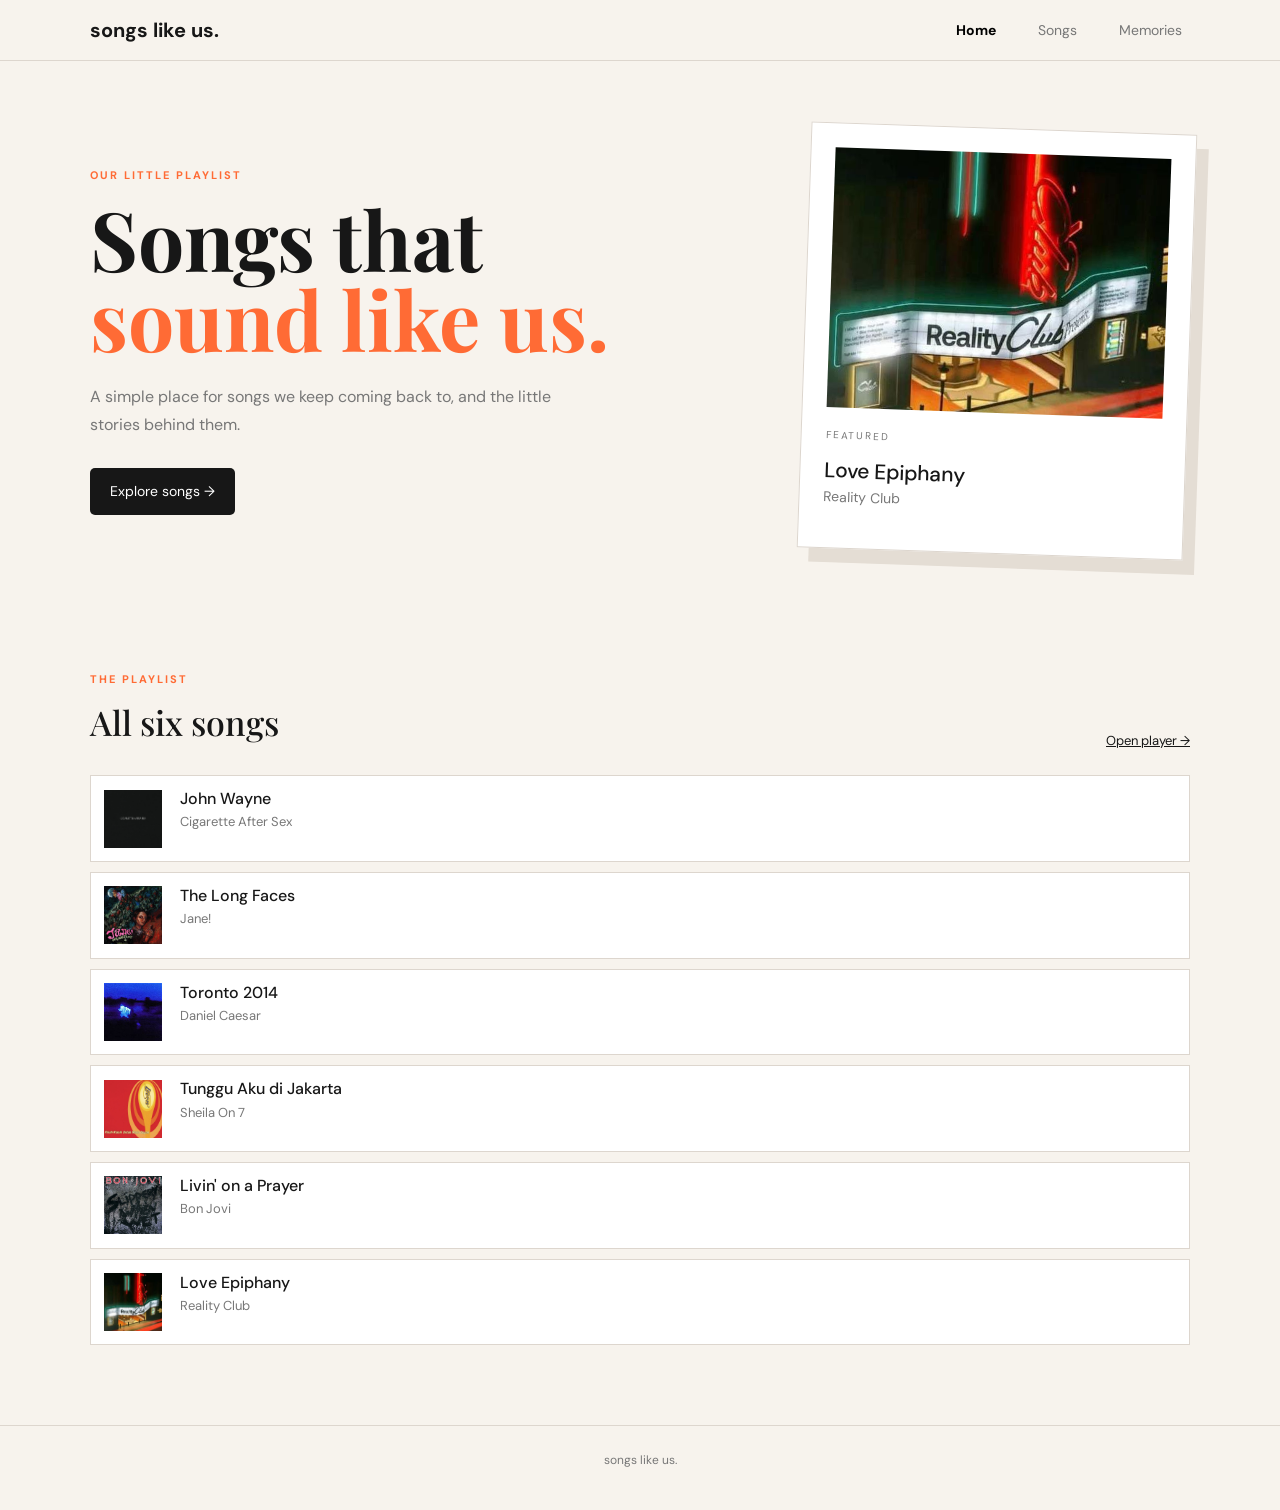
<file: index.html>
<!DOCTYPE html>
<html lang="en">
<head>
  <meta charset="UTF-8">
  <meta name="viewport" content="width=device-width, initial-scale=1.0">
  <title>Songs Like Us — Home</title>
  <link href="https://cdn.jsdelivr.net/npm/bootstrap@5.3.3/dist/css/bootstrap.min.css" rel="stylesheet">
  <link rel="stylesheet" href="style.css">
</head>
<body>
  <nav class="navbar navbar-expand-md sticky-top">
    <div class="container nav-inner">
      <a class="navbar-brand logo" href="index.html">songs like us.</a>
      <button class="navbar-toggler" type="button" data-bs-toggle="collapse" data-bs-target="#mainNav" aria-controls="mainNav" aria-expanded="false" aria-label="Toggle navigation">
        <span class="navbar-toggler-icon"></span>
      </button>
      <div class="collapse navbar-collapse" id="mainNav">
        <ul class="navbar-nav ms-auto">
          <li class="nav-item"><a class="nav-link active" href="index.html">Home</a></li>
          <li class="nav-item"><a class="nav-link" href="songs.html">Songs</a></li>
          <li class="nav-item"><a class="nav-link" href="memories.html">Memories</a></li>
        </ul>
      </div>
    </div>
  </nav>

  <main>
    <section class="hero">
      <div>
        <p class="eyebrow">OUR LITTLE PLAYLIST</p>
        <h1>Songs that<br><span>sound like us.</span></h1>
        <p class="intro">A simple place for songs we keep coming back to, and the little stories behind them.</p>
        <a class="button" href="songs.html">Explore songs →</a>
      </div>
      <div class="hero-card">
        <img class="hero-cover" src="covers/love-epiphany.jpg" alt="Love Epiphany cover">
        <div>
          <p class="small-label">FEATURED</p>
          <h3>Love Epiphany</h3>
          <p>Reality Club</p>
        </div>
      </div>
    </section>

    <section class="home-section">
      <div class="section-heading">
        <div>
          <p class="eyebrow">THE PLAYLIST</p>
          <h2>All six songs</h2>
        </div>
        <a href="songs.html">Open player →</a>
      </div>

      <div class="track-list">
        <article class="track">
          <img class="cover cover-image" src="covers/john-wayne.jpg" alt="John Wayne cover">
          <div class="track-info">
            <h3>John Wayne</h3>
            <p>Cigarette After Sex</p>
          </div>
        </article>

        <article class="track">
          <img class="cover cover-image" src="covers/the-long-faces.jpg" alt="The Long Faces cover">
          <div class="track-info">
            <h3>The Long Faces</h3>
            <p>Jane!</p>
          </div>
        </article>

        <article class="track">
          <img class="cover cover-image" src="covers/toronto-2014.jpg" alt="Toronto 2014 cover">
          <div class="track-info">
            <h3>Toronto 2014</h3>
            <p>Daniel Caesar</p>
          </div>
        </article>

        <article class="track">
          <img class="cover cover-image" src="covers/tunggu-aku-di-jakarta.jpg" alt="Tunggu Aku di Jakarta cover">
          <div class="track-info">
            <h3>Tunggu Aku di Jakarta</h3>
            <p>Sheila On 7</p>
          </div>
        </article>

        <article class="track">
          <img class="cover cover-image" src="covers/livin-on-a-prayer.jpg" alt="Livin on a Prayer cover">
          <div class="track-info">
            <h3>Livin' on a Prayer</h3>
            <p>Bon Jovi</p>
          </div>
        </article>

        <article class="track">
          <img class="cover cover-image" src="covers/love-epiphany.jpg" alt="Love Epiphany cover">
          <div class="track-info">
            <h3>Love Epiphany</h3>
            <p>Reality Club</p>
          </div>
        </article>
      </div>
    </section>
  </main>

  <footer>
    <p>songs like us.</p>
  </footer>

  <script src="https://cdn.jsdelivr.net/npm/bootstrap@5.3.3/dist/js/bootstrap.bundle.min.js"></script>
  <script src="script.js"></script>
</body>
</html>
</file>
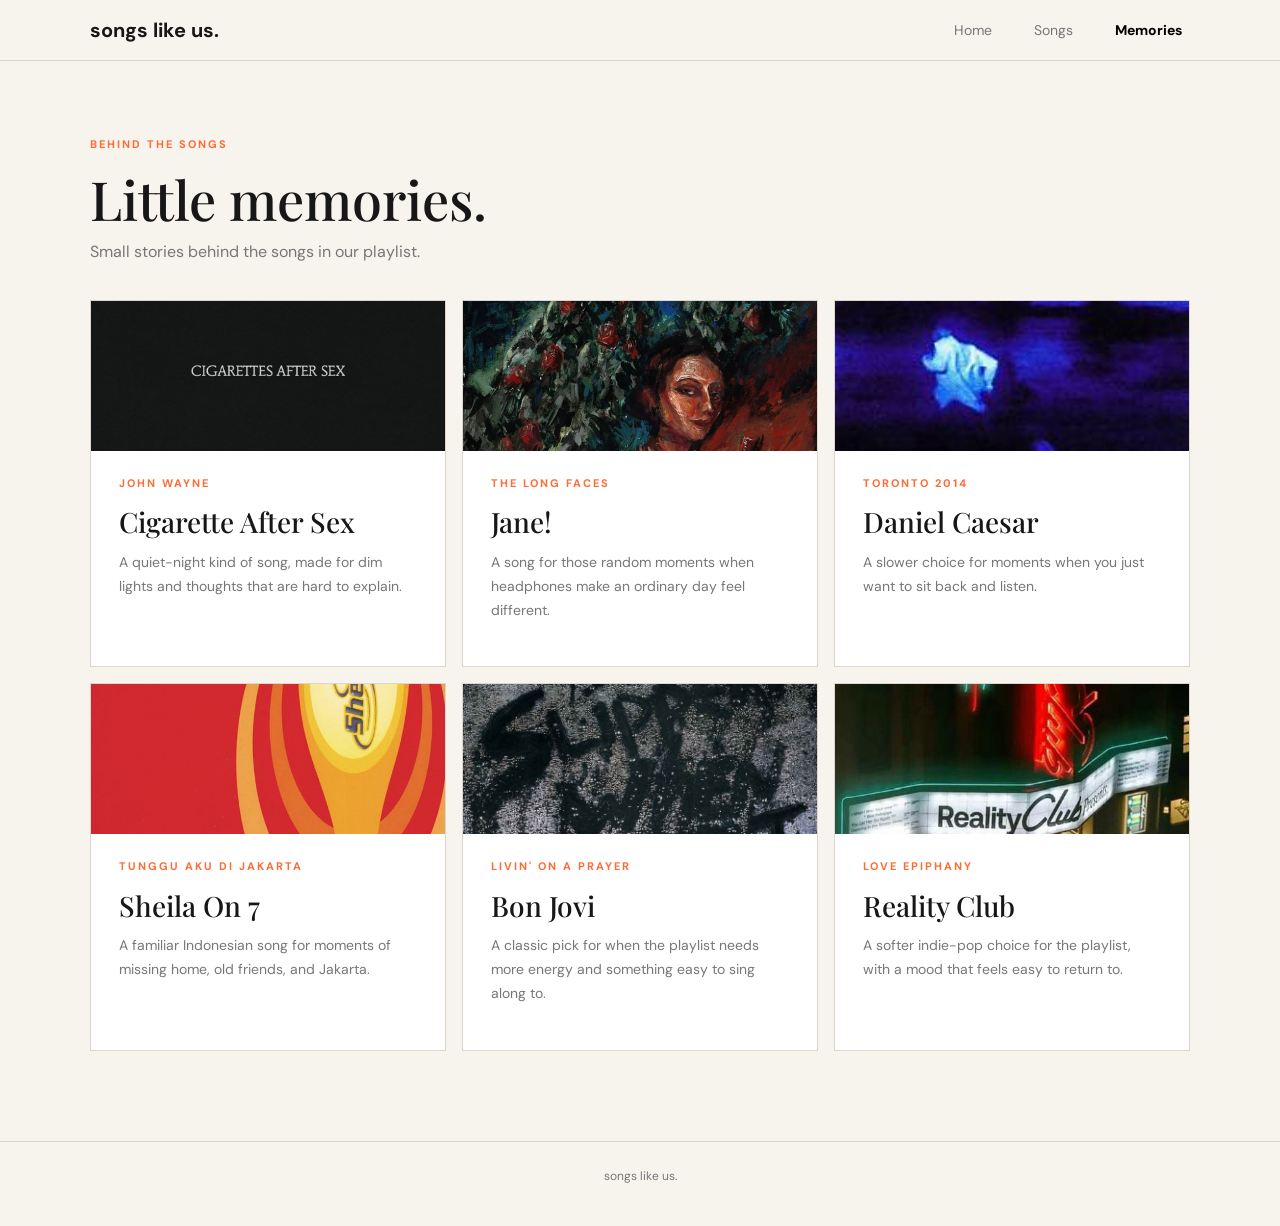
<file: memories.html>
<!DOCTYPE html>
<html lang="en">
<head>
  <meta charset="UTF-8">
  <meta name="viewport" content="width=device-width, initial-scale=1.0">
  <title>Songs Like Us — Memories</title>
  <link href="https://cdn.jsdelivr.net/npm/bootstrap@5.3.3/dist/css/bootstrap.min.css" rel="stylesheet">
  <link rel="stylesheet" href="style.css">
</head>
<body>
  <nav class="navbar navbar-expand-md sticky-top">
    <div class="container nav-inner">
      <a class="navbar-brand logo" href="index.html">songs like us.</a>
      <button class="navbar-toggler" type="button" data-bs-toggle="collapse" data-bs-target="#mainNav" aria-controls="mainNav" aria-expanded="false" aria-label="Toggle navigation">
        <span class="navbar-toggler-icon"></span>
      </button>
      <div class="collapse navbar-collapse" id="mainNav">
        <ul class="navbar-nav ms-auto">
          <li class="nav-item"><a class="nav-link" href="index.html">Home</a></li>
          <li class="nav-item"><a class="nav-link" href="songs.html">Songs</a></li>
          <li class="nav-item"><a class="nav-link active" href="memories.html">Memories</a></li>
        </ul>
      </div>
    </div>
  </nav>

  <main class="page">
    <div class="page-title">
      <p class="eyebrow">BEHIND THE SONGS</p>
      <h1>Little memories.</h1>
      <p>Small stories behind the songs in our playlist.</p>
    </div>

    <section class="memory-grid">
      <article class="memory-card">
        <img class="memory-cover" src="covers/john-wayne.jpg" alt="John Wayne cover">
        <p class="eyebrow">JOHN WAYNE</p>
        <h2>Cigarette After Sex</h2>
        <p class="memory-text">A quiet-night kind of song, made for dim lights and thoughts that are hard to explain.</p>
      </article>

      <article class="memory-card">
        <img class="memory-cover" src="covers/the-long-faces.jpg" alt="The Long Faces cover">
        <p class="eyebrow">THE LONG FACES</p>
        <h2>Jane!</h2>
        <p class="memory-text">A song for those random moments when headphones make an ordinary day feel different.</p>
      </article>

      <article class="memory-card">
        <img class="memory-cover" src="covers/toronto-2014.jpg" alt="Toronto 2014 cover">
        <p class="eyebrow">TORONTO 2014</p>
        <h2>Daniel Caesar</h2>
        <p class="memory-text">A slower choice for moments when you just want to sit back and listen.</p>
      </article>

      <article class="memory-card">
        <img class="memory-cover" src="covers/tunggu-aku-di-jakarta.jpg" alt="Tunggu Aku di Jakarta cover">
        <p class="eyebrow">TUNGGU AKU DI JAKARTA</p>
        <h2>Sheila On 7</h2>
        <p class="memory-text">A familiar Indonesian song for moments of missing home, old friends, and Jakarta.</p>
      </article>

      <article class="memory-card">
        <img class="memory-cover" src="covers/livin-on-a-prayer.jpg" alt="Livin on a Prayer cover">
        <p class="eyebrow">LIVIN' ON A PRAYER</p>
        <h2>Bon Jovi</h2>
        <p class="memory-text">A classic pick for when the playlist needs more energy and something easy to sing along to.</p>
      </article>

      <article class="memory-card">
        <img class="memory-cover" src="covers/love-epiphany.jpg" alt="Love Epiphany cover">
        <p class="eyebrow">LOVE EPIPHANY</p>
        <h2>Reality Club</h2>
        <p class="memory-text">A softer indie-pop choice for the playlist, with a mood that feels easy to return to.</p>
      </article>
    </section>
  </main>

  <footer>
    <p>songs like us.</p>
  </footer>

  <script src="https://cdn.jsdelivr.net/npm/bootstrap@5.3.3/dist/js/bootstrap.bundle.min.js"></script>
  <script src="script.js"></script>
</body>
</html>
</file>
<file: style.css>
@import url('https://fonts.googleapis.com/css2?family=DM+Sans:wght@400;500;700&family=Playfair+Display:wght@600;700&display=swap');

* {
  box-sizing: border-box;
  margin: 0;
  padding: 0;
}

:root {
  --orange: #ff6b35;
  --dark: #171717;
  --cream: #f7f3ed;
  --gray: #777;
  --line: #ddd6ce;
}

body {
  font-family: "DM Sans", Arial, sans-serif;
  background: var(--cream);
  color: var(--dark);
  min-height: 100vh;
}

/* Bootstrap navbar */
.navbar {
  padding: 15px 0;
  background: rgba(247,243,237,.96);
  border-bottom: 1px solid var(--line);
}

.navbar .nav-inner {
  width: min(1100px, 86%);
  max-width: 1100px;
  padding: 0;
  display: flex;
  align-items: center;
  justify-content: space-between;
}

.navbar-brand.logo {
  color: var(--dark);
  text-decoration: none;
  font-weight: 700;
  font-size: 20px;
  padding: 0;
}

.navbar-nav {
  display: flex;
  align-items: center;
  gap: 26px;
}

.nav-link {
  color: #777;
  text-decoration: none;
  font-size: 14px;
  padding: 0;
}

.nav-link:hover, .nav-link.active {
  color: var(--dark);
}

.nav-link.active {
  font-weight: 700;
}

.navbar-toggler {
  border: none;
  padding: 4px 8px;
  background: transparent;
}

.navbar-toggler:focus {
  box-shadow: none;
}

.navbar-toggler-icon {
  background-image: url("data:image/svg+xml,%3csvg xmlns='http://www.w3.org/2000/svg' viewBox='0 0 30 30'%3e%3cpath stroke='rgba(23,23,23,1)' stroke-linecap='round' stroke-miterlimit='10' stroke-width='2' d='M4 7h22M4 15h22M4 23h22'/%3e%3c/svg%3e");
}

@media (max-width: 767.98px) {
  .navbar-nav {
    flex-direction: column;
    align-items: flex-start;
    gap: 14px;
    padding: 16px 0 6px;
    margin-top: 12px;
    border-top: 1px solid var(--line);
  }
}

main {
  width: min(1100px, 86%);
  margin: auto;
}

.hero {
  min-height: 560px;
  display: grid;
  grid-template-columns: 1.25fr .75fr;
  gap: 70px;
  align-items: center;
}

.eyebrow {
  color: var(--orange);
  font-size: 11px;
  font-weight: 700;
  letter-spacing: 2px;
  margin-bottom: 14px;
}

.hero h1 {
  font-family: "Playfair Display", Georgia, serif;
  font-size: clamp(48px, 7vw, 82px);
  line-height: .98;
  font-weight: 700;
}

.hero h1 span {
  color: var(--orange);
}

.intro {
  max-width: 500px;
  color: var(--gray);
  line-height: 1.7;
  margin: 25px 0 30px;
}

.button {
  display: inline-block;
  padding: 13px 20px;
  background: var(--dark);
  color: white;
  text-decoration: none;
  border-radius: 5px;
  font-size: 14px;
}

.hero-card {
  background: white;
  padding: 24px;
  border: 1px solid var(--line);
  transform: rotate(2deg);
  box-shadow: 12px 14px 0 #e4ddd4;
}

.fake-cover {
  height: 260px;
  background: var(--orange);
  display: grid;
  place-items: center;
  color: white;
  font-size: 90px;
  margin-bottom: 20px;
}

.small-label {
  font-size: 10px;
  letter-spacing: 2px;
  color: var(--gray);
}

.hero-card h3 {
  margin: 7px 0 3px;
  font-size: 21px;
}

.hero-card p:last-child {
  color: var(--gray);
  font-size: 14px;
}

.home-section {
  padding: 50px 0 80px;
}

.section-heading {
  display: flex;
  align-items: end;
  justify-content: space-between;
  margin-bottom: 25px;
}

.section-heading h2 {
  font-family: "Playfair Display", Georgia, serif;
  font-size: 34px;
}

.section-heading a {
  color: var(--dark);
  font-size: 13px;
}

.track-list {
  display: grid;
  gap: 10px;
}

.track {
  display: flex;
  align-items: center;
  gap: 18px;
  padding: 13px;
  background: white;
  border: 1px solid var(--line);
  transition: transform .15s ease, box-shadow .15s ease;
}

.track:hover {
  transform: translateX(4px);
  box-shadow: 5px 5px 0 #e4ddd4;
}

.cover {
  width: 58px;
  height: 58px;
  flex: 0 0 58px;
  background: var(--dark);
  color: white;
  display: grid;
  place-items: center;
  font-size: 12px;
  font-weight: 700;
}

.track-info {
  flex: 1;
}

.track-info h3 {
  font-size: 16px;
  margin-bottom: 4px;
}

.track-info p {
  color: var(--gray);
  font-size: 13px;
}

.track-info small {
  display: block;
  color: var(--gray);
  margin-top: 6px;
  font-size: 11px;
}

.play-btn {
  width: 38px;
  height: 38px;
  border: 0;
  border-radius: 50%;
  background: var(--orange);
  color: white;
  cursor: pointer;
}

.play-btn:hover {
  transform: scale(1.06);
}

.page {
  padding: 75px 0 90px;
}

.page-title {
  margin-bottom: 35px;
}

.page-title h1 {
  font-family: "Playfair Display", Georgia, serif;
  font-size: 54px;
  margin-bottom: 8px;
}

.page-title > p:last-child {
  color: var(--gray);
  max-width: 600px;
  line-height: 1.6;
}

.search-wrap {
  margin-bottom: 20px;
}

#searchInput {
  width: 100%;
  padding: 15px 17px;
  border: 1px solid var(--line);
  background: white;
  border-radius: 4px;
  font: inherit;
  outline: none;
}

#searchInput:focus {
  border-color: var(--orange);
}

.large .track {
  padding: 17px;
}

.large .cover {
  width: 70px;
  height: 70px;
  flex-basis: 70px;
}

.tag {
  display: inline-block;
  margin-top: 8px;
  padding: 4px 8px;
  background: #f0ebe4;
  color: #666;
  border-radius: 20px;
  font-size: 10px;
}

.hidden {
  display: none;
}

.empty {
  color: var(--gray);
  padding: 20px 0;
}

.memory-grid {
  display: grid;
  grid-template-columns: repeat(3, 1fr);
  gap: 16px;
}

.memory-card {
  position: relative;
  min-height: 360px;
  padding: 28px;
  background: white;
  border: 1px solid var(--line);
}

.memory-card.featured {
  background: #202020;
  color: white;
}

.memory-number {
  font-family: "Playfair Display", Georgia, serif;
  font-size: 42px;
  margin-bottom: 55px;
  color: var(--orange);
}

.memory-card h2 {
  font-family: "Playfair Display", Georgia, serif;
  font-size: 28px;
  margin-bottom: 12px;
}

.memory-text {
  color: #777;
  line-height: 1.7;
  font-size: 14px;
}

.featured .memory-text {
  color: #c9c9c9;
}

.memory-sign {
  position: absolute;
  bottom: 25px;
  color: var(--orange);
  font-size: 12px;
}

footer {
  border-top: 1px solid var(--line);
  padding: 25px 7%;
  color: var(--gray);
  font-size: 12px;
  text-align: center;
}

@media (max-width: 900px) {
  .memory-grid {
    grid-template-columns: repeat(2, 1fr);
  }
}

@media (max-width: 750px) {
  .navbar .nav-inner {
    width: 90%;
  }

  .hero {
    grid-template-columns: 1fr;
    gap: 30px;
    padding: 60px 0;
  }

  .hero-card {
    max-width: 420px;
  }

  .memory-grid {
    grid-template-columns: 1fr;
  }

  .page-title h1 {
    font-size: 44px;
  }
}

@media (max-width: 480px) {
  .navbar .nav-inner {
    width: 92%;
  }

  .navbar-brand.logo {
    font-size: 17px;
  }

  main {
    width: 90%;
  }

  .hero h1 {
    font-size: clamp(36px, 11vw, 48px);
  }

  .intro {
    font-size: 14px;
  }

  .page-title h1 {
    font-size: 34px;
  }

  .track {
    gap: 12px;
    padding: 10px;
  }

  .large .cover {
    width: 54px;
    height: 54px;
    flex-basis: 54px;
  }

  .section-heading {
    flex-direction: column;
    align-items: flex-start;
    gap: 8px;
  }

  #searchInput {
    padding: 12px 14px;
    font-size: 14px;
  }
}

.cover-image { object-fit: cover; object-position: center; display: block; }

.cover-image { object-fit: cover; object-position: center; display: block; }
.hero-cover { width: 100%; height: 260px; object-fit: cover; display: block; margin-bottom: 20px; }
.memory-cover { width: 100%; height: 150px; object-fit: cover; display: block; margin: -28px -28px 24px; width: calc(100% + 56px); }
.player-bar { position: fixed; left: 0; right: 0; bottom: 0; z-index: 20; display: flex; align-items: center; gap: 14px; padding: 10px 5%; background: #171717; color: white; box-shadow: 0 -4px 18px rgba(0,0,0,.15); }
.player-bar img { width: 48px; height: 48px; object-fit: cover; }
.player-details { min-width: 170px; display: flex; flex-direction: column; gap: 3px; }
.player-details strong { font-size: 13px; }
.player-details span { color: #aaa; font-size: 11px; }
.player-bar audio { flex: 1; height: 36px; }
.play-btn.disabled { background: #bdb7b0; cursor: not-allowed; opacity: .7; }
@media (max-width: 600px) { .player-bar { flex-wrap: wrap; } .player-bar audio { width: 100%; flex-basis: 100%; } }
</file>
